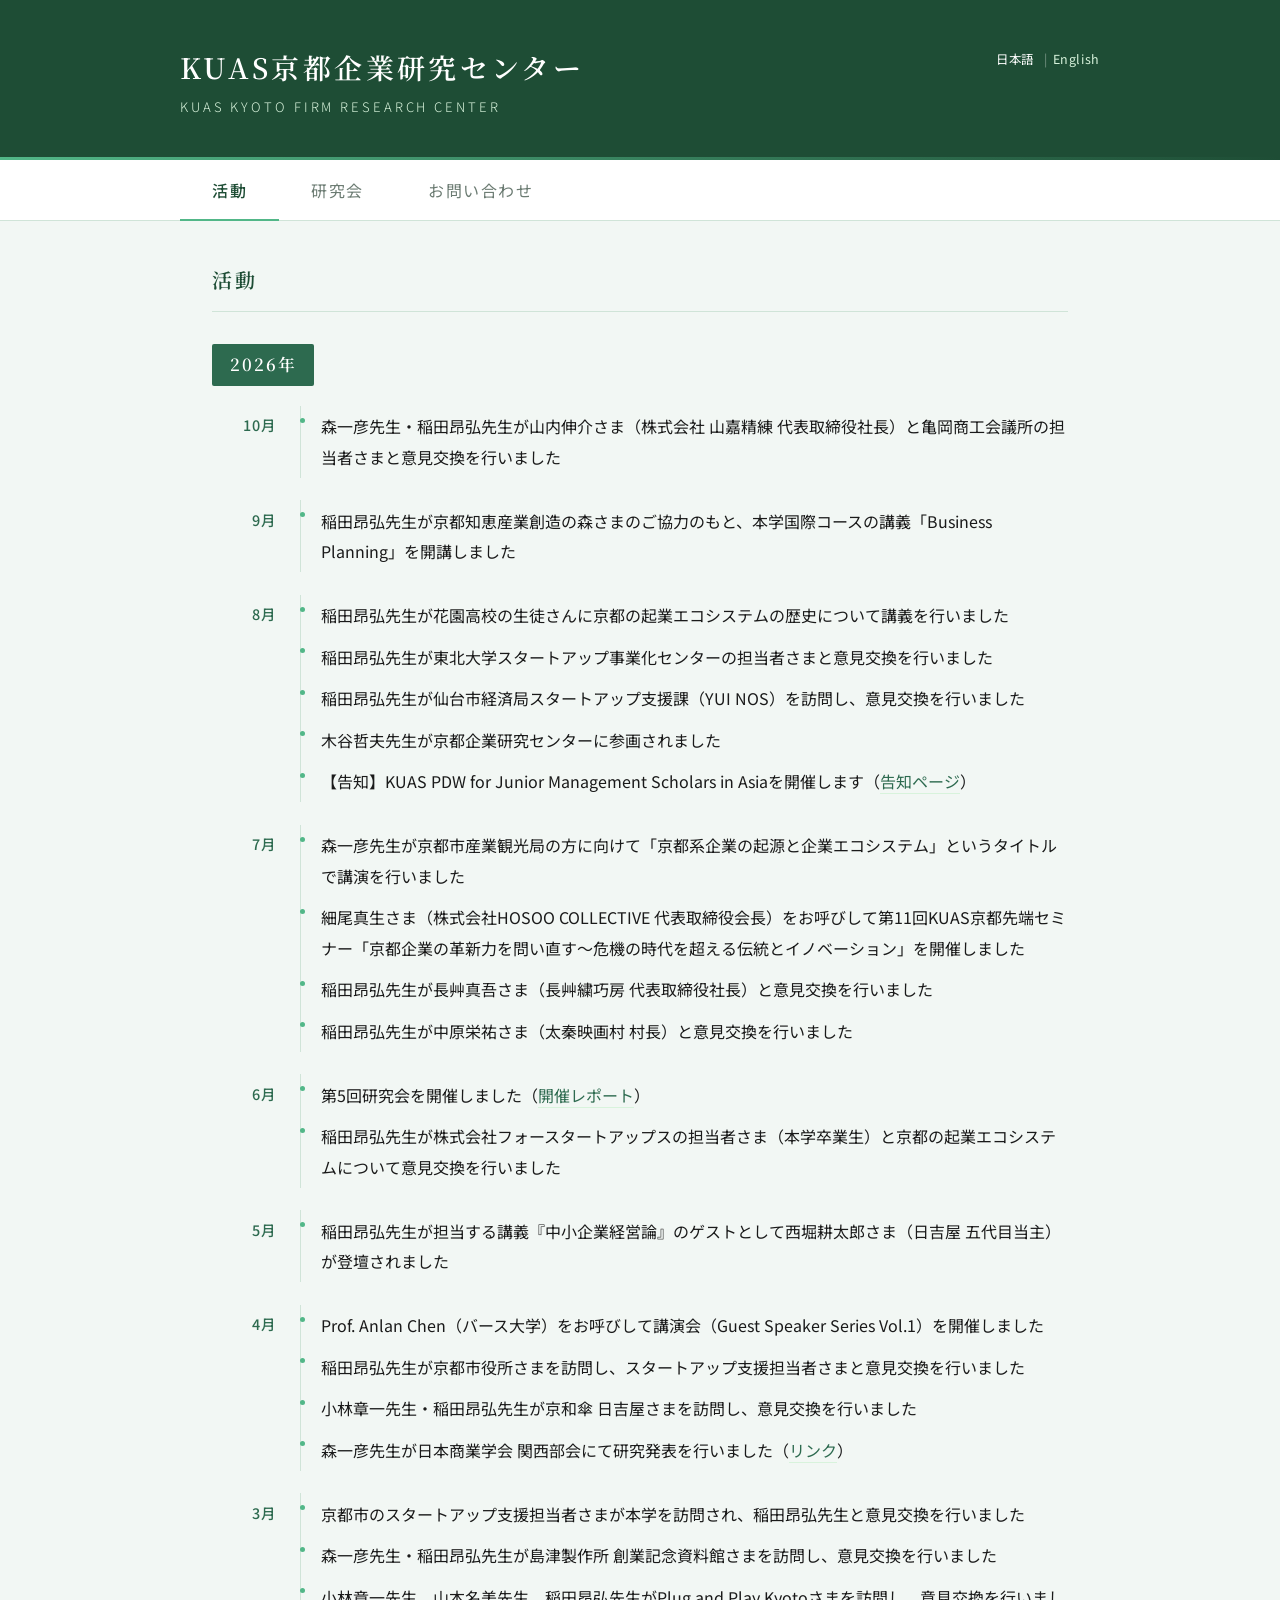
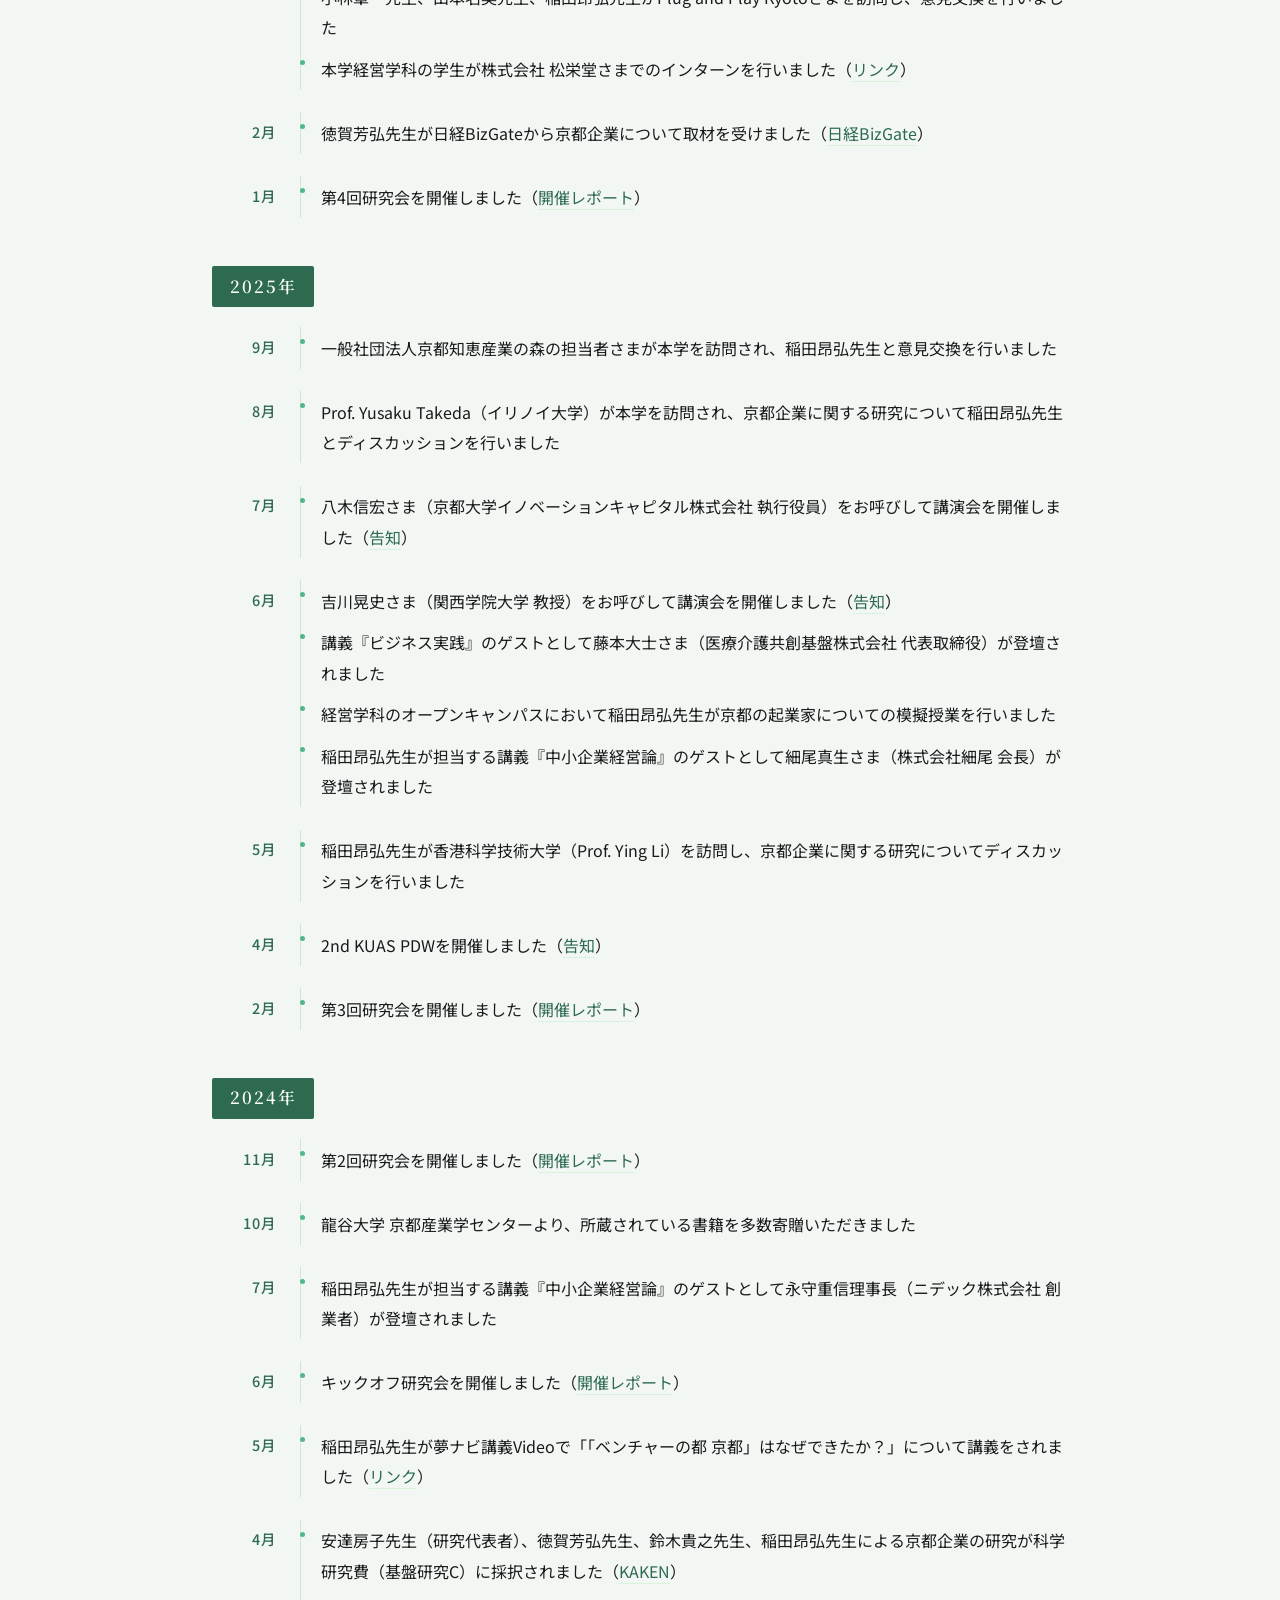
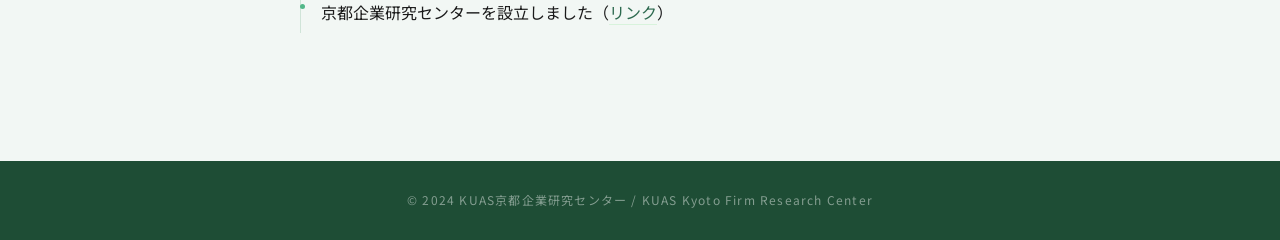
<file: index.html>
<!DOCTYPE html>
<html lang="ja">
<head>
  <meta charset="UTF-8">
  <meta name="viewport" content="width=device-width, initial-scale=1.0">
  <title>KUAS京都企業研究センター</title>
  <link rel="icon" href="data:image/svg+xml,<svg xmlns=%22http://www.w3.org/2000/svg%22 viewBox=%220 0 100 100%22><text y=%22.9em%22 font-size=%2290%22>🏛️</text></svg>">
  <link rel="stylesheet" href="style.css">
</head>
<body>
  <header>
    <div class="header-inner">
      <div class="lang-switch">
        <span class="current">日本語</span><span>|</span><a href="en/">English</a>
      </div>
      <h1>KUAS京都企業研究センター</h1>
      <p class="subtitle">KUAS Kyoto Firm Research Center</p>
    </div>
  </header>

  <nav class="tab-nav">
    <button class="tab-btn active" data-tab="activities">活動</button>
    <button class="tab-btn" data-tab="seminars">研究会</button>
    <button class="tab-btn" data-tab="contact">お問い合わせ</button>
  </nav>

  <main>
    <!-- 活動タブ -->
    <section id="activities" class="tab-content active">
      <h2>活動</h2>

      <div class="year-section">
        <h3>2026年</h3>

        <div class="month-section">
          <h4>10月</h4>
          <ul>
            <li>森一彦先生・稲田昂弘先生が山内伸介さま（株式会社 山嘉精練 代表取締役社長）と亀岡商工会議所の担当者さまと意見交換を行いました</li>
          </ul>
        </div>

        <div class="month-section">
          <h4>9月</h4>
          <ul>
            <li>稲田昂弘先生が京都知恵産業創造の森さまのご協力のもと、本学国際コースの講義「Business Planning」を開講しました</li>
          </ul>
        </div>

        <div class="month-section">
          <h4>8月</h4>
          <ul>
            <li>稲田昂弘先生が花園高校の生徒さんに京都の起業エコシステムの歴史について講義を行いました</li>
            <li>稲田昂弘先生が東北大学スタートアップ事業化センターの担当者さまと意見交換を行いました</li>
            <li>稲田昂弘先生が仙台市経済局スタートアップ支援課（YUI NOS）を訪問し、意見交換を行いました</li>
            <li>木谷哲夫先生が京都企業研究センターに参画されました</li>
            <li>【告知】KUAS PDW for Junior Management Scholars in Asiaを開催します（<a href="https://kuas-pdw.github.io/" target="_blank">告知ページ</a>）</li>
          </ul>
        </div>

        <div class="month-section">
          <h4>7月</h4>
          <ul>
            <li>森一彦先生が京都市産業観光局の方に向けて「京都系企業の起源と企業エコシステム」というタイトルで講演を行いました</li>
            <li>細尾真生さま（株式会社HOSOO COLLECTIVE 代表取締役会長）をお呼びして第11回KUAS京都先端セミナー「京都企業の革新力を問い直す～危機の時代を超える伝統とイノベーション」を開催しました</li>
            <li>稲田昂弘先生が長艸真吾さま（長艸繍巧房 代表取締役社長）と意見交換を行いました</li>
            <li>稲田昂弘先生が中原栄祐さま（太秦映画村 村長）と意見交換を行いました</li>
          </ul>
        </div>

        <div class="month-section">
          <h4>6月</h4>
          <ul>
            <li>第5回研究会を開催しました（<a href="https://www.kuas.ac.jp/news/50795/" target="_blank">開催レポート</a>）</li>
            <li>稲田昂弘先生が株式会社フォースタートアップスの担当者さま（本学卒業生）と京都の起業エコシステムについて意見交換を行いました</li>
          </ul>
        </div>

        <div class="month-section">
          <h4>5月</h4>
          <ul>
            <li>稲田昂弘先生が担当する講義『中小企業経営論』のゲストとして西堀耕太郎さま（日吉屋 五代目当主）が登壇されました</li>
          </ul>
        </div>

        <div class="month-section">
          <h4>4月</h4>
          <ul>
            <li>Prof. Anlan Chen（バース大学）をお呼びして講演会（Guest Speaker Series Vol.1）を開催しました</li>
            <li>稲田昂弘先生が京都市役所さまを訪問し、スタートアップ支援担当者さまと意見交換を行いました</li>
            <li>小林章一先生・稲田昂弘先生が京和傘 日吉屋さまを訪問し、意見交換を行いました</li>
            <li>森一彦先生が日本商業学会 関西部会にて研究発表を行いました（<a href="https://jsmd.jp/section/kansai.html" target="_blank">リンク</a>）</li>
          </ul>
        </div>

        <div class="month-section">
          <h4>3月</h4>
          <ul>
            <li>京都市のスタートアップ支援担当者さまが本学を訪問され、稲田昂弘先生と意見交換を行いました</li>
            <li>森一彦先生・稲田昂弘先生が島津製作所 創業記念資料館さまを訪問し、意見交換を行いました</li>
            <li>小林章一先生、山本名美先生、稲田昂弘先生がPlug and Play Kyotoさまを訪問し、意見交換を行いました</li>
            <li>本学経営学科の学生が株式会社 松栄堂さまでのインターンを行いました（<a href="https://youtu.be/oTCbSDoU9bs?si=-u2gxH-c02mfEevi" target="_blank">リンク</a>）</li>
          </ul>
        </div>

        <div class="month-section">
          <h4>2月</h4>
          <ul>
            <li>徳賀芳弘先生が日経BizGateから京都企業について取材を受けました（<a href="https://bizgate.nikkei.com/article/DGXZQOLM109WI010032026000000" target="_blank">日経BizGate</a>）</li>
          </ul>
        </div>

        <div class="month-section">
          <h4>1月</h4>
          <ul>
            <li>第4回研究会を開催しました（<a href="https://www.kuas.ac.jp/news/42977/" target="_blank">開催レポート</a>）</li>
          </ul>
        </div>
      </div>

      <div class="year-section">
        <h3>2025年</h3>

        <div class="month-section">
          <h4>9月</h4>
          <ul>
            <li>一般社団法人京都知恵産業の森の担当者さまが本学を訪問され、稲田昂弘先生と意見交換を行いました</li>
          </ul>
        </div>

        <div class="month-section">
          <h4>8月</h4>
          <ul>
            <li>Prof. Yusaku Takeda（イリノイ大学）が本学を訪問され、京都企業に関する研究について稲田昂弘先生とディスカッションを行いました</li>
          </ul>
        </div>

        <div class="month-section">
          <h4>7月</h4>
          <ul>
            <li>八木信宏さま（京都大学イノベーションキャピタル株式会社 執行役員）をお呼びして講演会を開催しました（<a href="https://www.kuas.ac.jp/news/33625/" target="_blank">告知</a>）</li>
          </ul>
        </div>

        <div class="month-section">
          <h4>6月</h4>
          <ul>
            <li>吉川晃史さま（関西学院大学 教授）をお呼びして講演会を開催しました（<a href="https://www.kuas.ac.jp/news/33625/" target="_blank">告知</a>）</li>
            <li>講義『ビジネス実践』のゲストとして藤本大士さま（医療介護共創基盤株式会社 代表取締役）が登壇されました</li>
            <li>経営学科のオープンキャンパスにおいて稲田昂弘先生が京都の起業家についての模擬授業を行いました</li>
            <li>稲田昂弘先生が担当する講義『中小企業経営論』のゲストとして細尾真生さま（株式会社細尾 会長）が登壇されました</li>
          </ul>
        </div>

        <div class="month-section">
          <h4>5月</h4>
          <ul>
            <li>稲田昂弘先生が香港科学技術大学（Prof. Ying Li）を訪問し、京都企業に関する研究についてディスカッションを行いました</li>
          </ul>
        </div>

        <div class="month-section">
          <h4>4月</h4>
          <ul>
            <li>2nd KUAS PDWを開催しました（<a href="https://kuas-kyotofirm-rc.notion.site/2nd-KUAS-PDW-on-Management-in-Japan-2025-187ac3c2ed74808081ddcec5944e0c1b" target="_blank">告知</a>）</li>
          </ul>
        </div>

        <div class="month-section">
          <h4>2月</h4>
          <ul>
            <li>第3回研究会を開催しました（<a href="https://www.kuas.ac.jp/news/30843/" target="_blank">開催レポート</a>）</li>
          </ul>
        </div>
      </div>

      <div class="year-section">
        <h3>2024年</h3>

        <div class="month-section">
          <h4>11月</h4>
          <ul>
            <li>第2回研究会を開催しました（<a href="https://www.kuas.ac.jp/news/4101/" target="_blank">開催レポート</a>）</li>
          </ul>
        </div>

        <div class="month-section">
          <h4>10月</h4>
          <ul>
            <li>龍谷大学 京都産業学センターより、所蔵されている書籍を多数寄贈いただきました</li>
          </ul>
        </div>

        <div class="month-section">
          <h4>7月</h4>
          <ul>
            <li>稲田昂弘先生が担当する講義『中小企業経営論』のゲストとして永守重信理事長（ニデック株式会社 創業者）が登壇されました</li>
          </ul>
        </div>

        <div class="month-section">
          <h4>6月</h4>
          <ul>
            <li>キックオフ研究会を開催しました（<a href="https://www.kuas.ac.jp/news/4194/" target="_blank">開催レポート</a>）</li>
          </ul>
        </div>

        <div class="month-section">
          <h4>5月</h4>
          <ul>
            <li>稲田昂弘先生が夢ナビ講義Videoで「「ベンチャーの都 京都」はなぜできたか？」について講義をされました（<a href="https://youtu.be/tiJGLpp17Rk?si=K7jqTAJ7FNs4P_fy" target="_blank">リンク</a>）</li>
          </ul>
        </div>

        <div class="month-section">
          <h4>4月</h4>
          <ul>
            <li>安達房子先生（研究代表者）、徳賀芳弘先生、鈴木貴之先生、稲田昂弘先生による京都企業の研究が科学研究費（基盤研究C）に採択されました（<a href="https://kaken.nii.ac.jp/ja/grant/KAKENHI-PROJECT-24K05070/" target="_blank">KAKEN</a>）</li>
            <li>京都企業研究センターを設立しました（<a href="https://www.kuas.ac.jp/news/24368/" target="_blank">リンク</a>）</li>
          </ul>
        </div>
      </div>
    </section>

    <!-- 研究会タブ -->
    <section id="seminars" class="tab-content">
      <h2>研究会</h2>
      <p class="seminars-intro">京都企業研究センターでは定期的に研究会を開催しています。</p>

      <div id="seminars-list" class="seminars-list">
        <!-- 研究会一覧はseminars/index.jsonから動的に読み込まれます -->
      </div>
    </section>
    <!-- お問い合わせタブ -->
    <section id="contact" class="tab-content">
      <h2>お問い合わせ</h2>
      <p class="seminars-intro">京都企業研究センターに関するお問い合わせは、下記までご連絡ください。</p>
      <p>京都先端科学大学 経営学科 稲田昂弘<br>inada.takahiro [atto] kuas.ac.jp</p>
    </section>
  </main>

  <footer>
    <p>© 2024 KUAS京都企業研究センター / KUAS Kyoto Firm Research Center</p>
  </footer>

  <script src="main.js"></script>
</body>
</html>
</file>
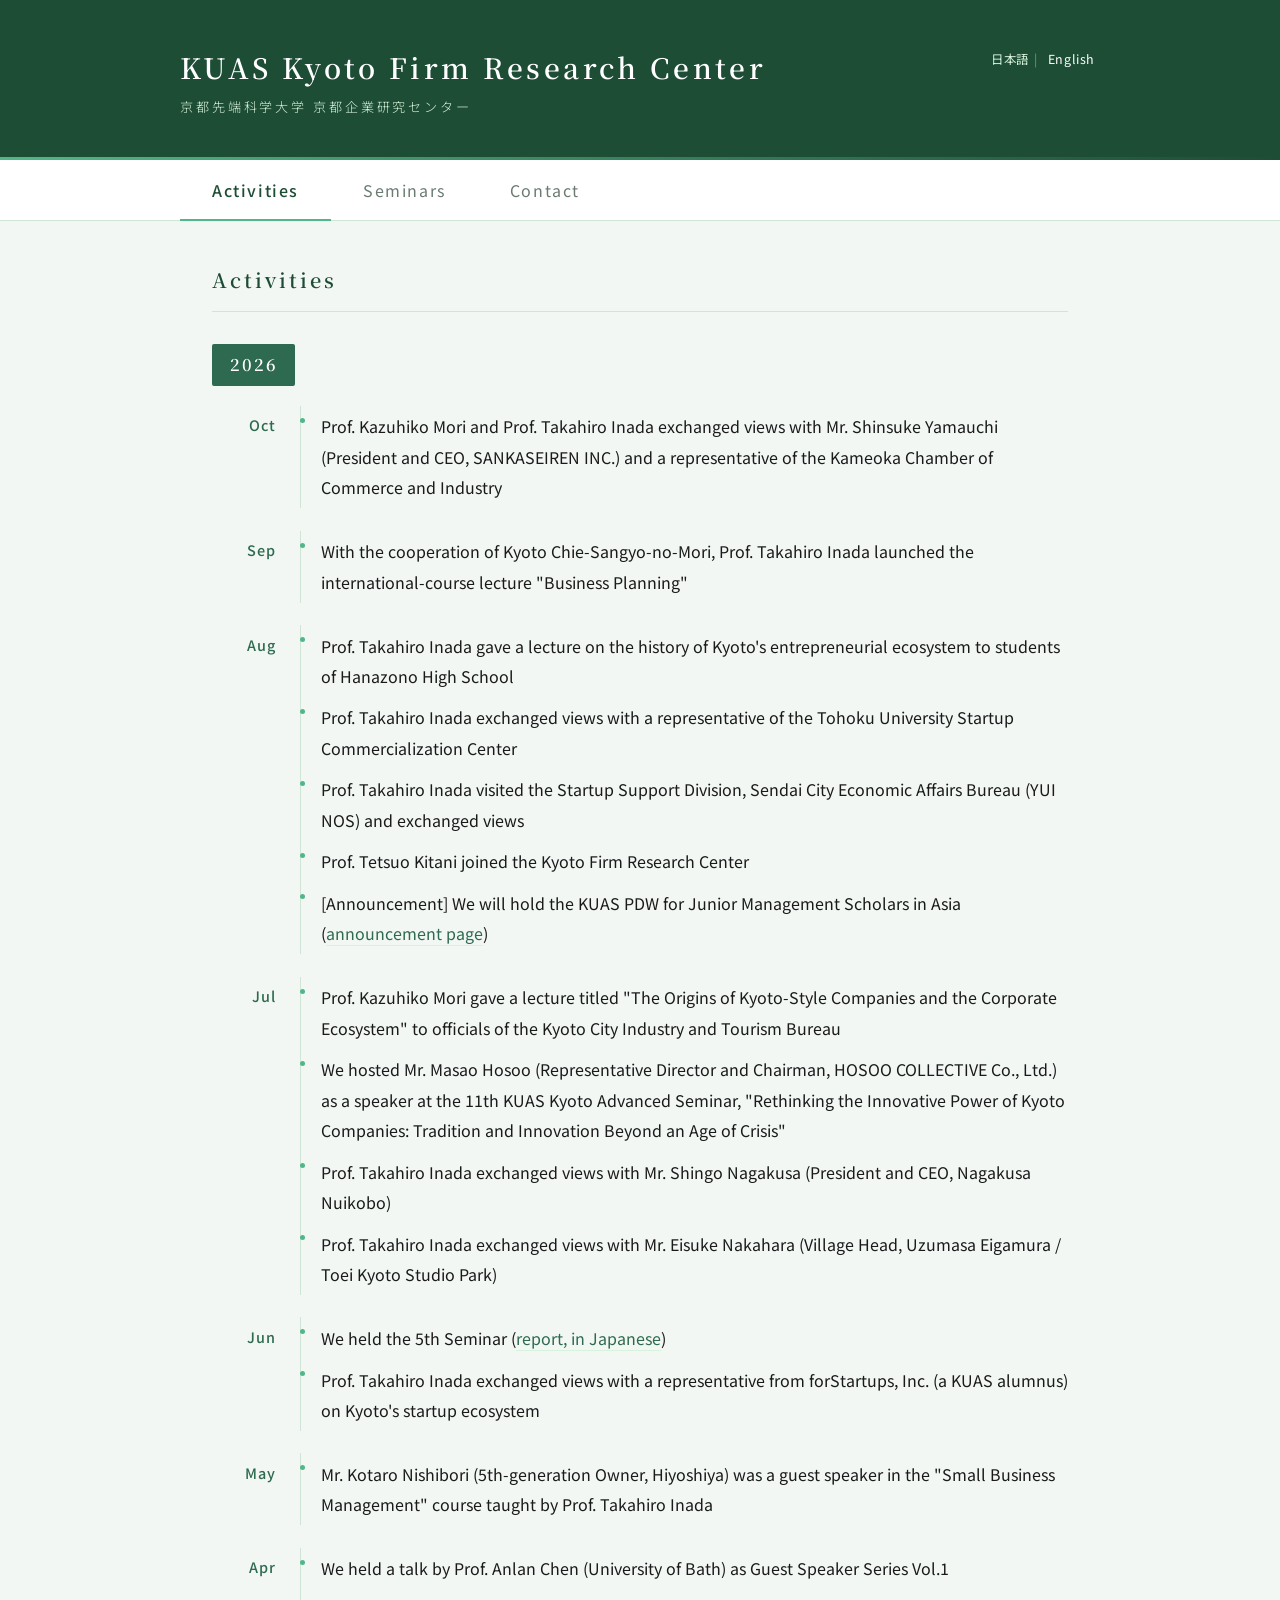
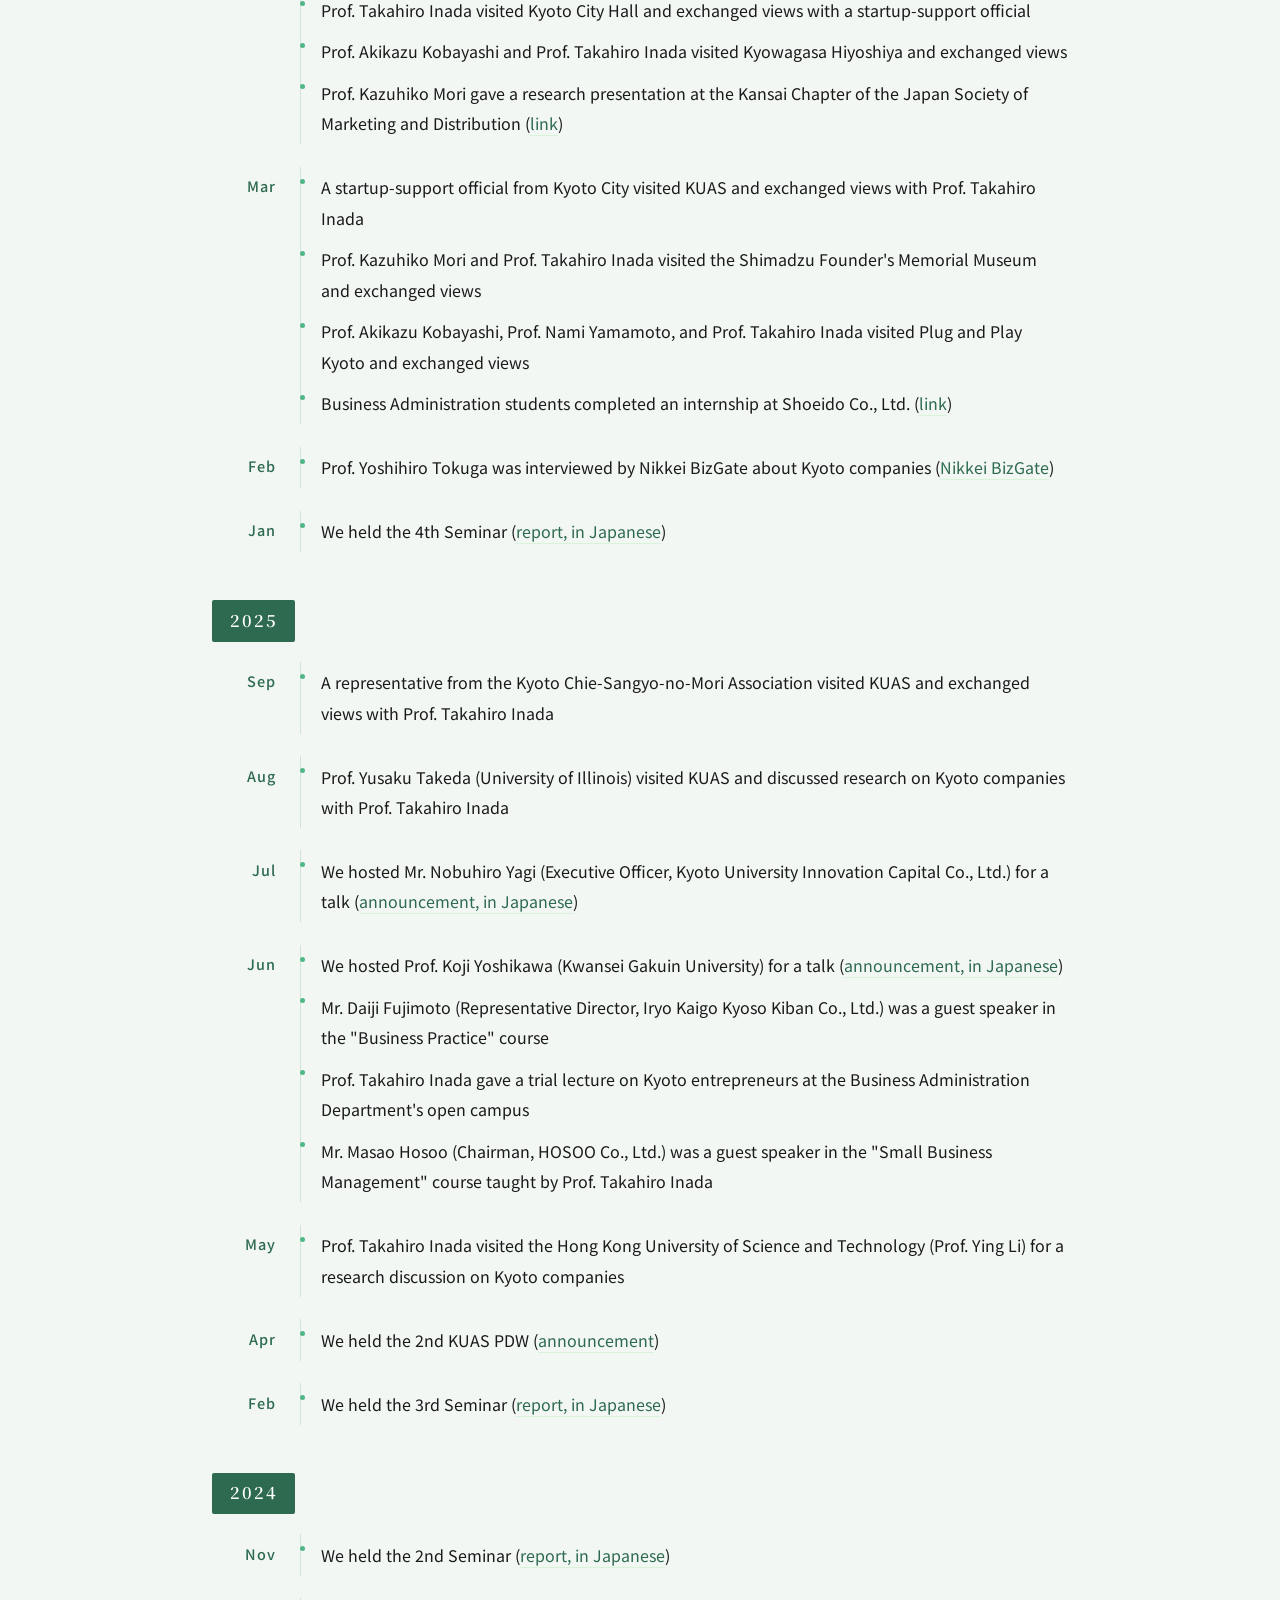
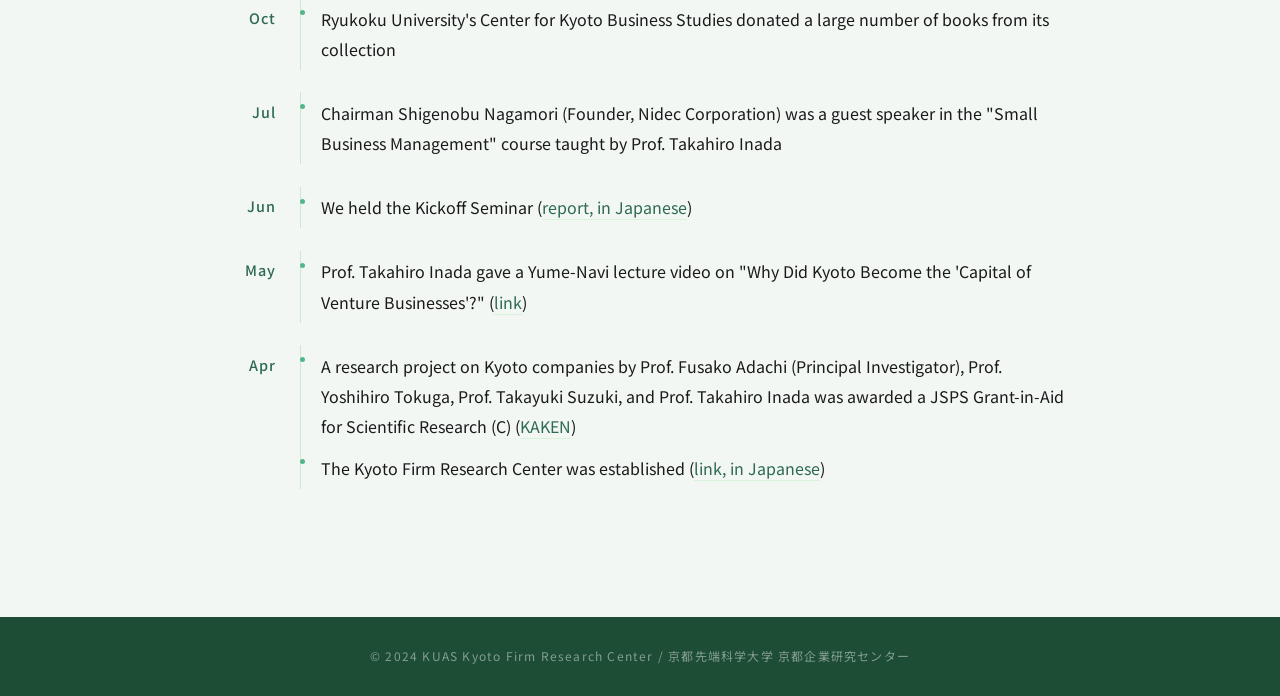
<file: en/index.html>
<!DOCTYPE html>
<html lang="en">
<head>
  <meta charset="UTF-8">
  <meta name="viewport" content="width=device-width, initial-scale=1.0">
  <title>KUAS Kyoto Firm Research Center</title>
  <link rel="icon" href="data:image/svg+xml,<svg xmlns=%22http://www.w3.org/2000/svg%22 viewBox=%220 0 100 100%22><text y=%22.9em%22 font-size=%2290%22>🏛️</text></svg>">
  <link rel="stylesheet" href="../style.css">
</head>
<body>
  <header>
    <div class="header-inner">
      <div class="lang-switch">
        <a href="../">日本語</a><span>|</span><span class="current">English</span>
      </div>
      <h1>KUAS Kyoto Firm Research Center</h1>
      <p class="subtitle">京都先端科学大学 京都企業研究センター</p>
    </div>
  </header>

  <nav class="tab-nav">
    <button class="tab-btn active" data-tab="activities">Activities</button>
    <button class="tab-btn" data-tab="seminars">Seminars</button>
    <button class="tab-btn" data-tab="contact">Contact</button>
  </nav>

  <main>
    <!-- Activities tab -->
    <section id="activities" class="tab-content active">
      <h2>Activities</h2>

      <div class="year-section">
        <h3>2026</h3>

        <div class="month-section">
          <h4>Oct</h4>
          <ul>
            <li>Prof. Kazuhiko Mori and Prof. Takahiro Inada exchanged views with Mr. Shinsuke Yamauchi (President and CEO, SANKASEIREN INC.) and a representative of the Kameoka Chamber of Commerce and Industry</li>
          </ul>
        </div>

        <div class="month-section">
          <h4>Sep</h4>
          <ul>
            <li>With the cooperation of Kyoto Chie-Sangyo-no-Mori, Prof. Takahiro Inada launched the international-course lecture "Business Planning"</li>
          </ul>
        </div>

        <div class="month-section">
          <h4>Aug</h4>
          <ul>
            <li>Prof. Takahiro Inada gave a lecture on the history of Kyoto's entrepreneurial ecosystem to students of Hanazono High School</li>
            <li>Prof. Takahiro Inada exchanged views with a representative of the Tohoku University Startup Commercialization Center</li>
            <li>Prof. Takahiro Inada visited the Startup Support Division, Sendai City Economic Affairs Bureau (YUI NOS) and exchanged views</li>
            <li>Prof. Tetsuo Kitani joined the Kyoto Firm Research Center</li>
            <li>[Announcement] We will hold the KUAS PDW for Junior Management Scholars in Asia (<a href="https://kuas-pdw.github.io/" target="_blank">announcement page</a>)</li>
          </ul>
        </div>

        <div class="month-section">
          <h4>Jul</h4>
          <ul>
            <li>Prof. Kazuhiko Mori gave a lecture titled "The Origins of Kyoto-Style Companies and the Corporate Ecosystem" to officials of the Kyoto City Industry and Tourism Bureau</li>
            <li>We hosted Mr. Masao Hosoo (Representative Director and Chairman, HOSOO COLLECTIVE Co., Ltd.) as a speaker at the 11th KUAS Kyoto Advanced Seminar, "Rethinking the Innovative Power of Kyoto Companies: Tradition and Innovation Beyond an Age of Crisis"</li>
            <li>Prof. Takahiro Inada exchanged views with Mr. Shingo Nagakusa (President and CEO, Nagakusa Nuikobo)</li>
            <li>Prof. Takahiro Inada exchanged views with Mr. Eisuke Nakahara (Village Head, Uzumasa Eigamura / Toei Kyoto Studio Park)</li>
          </ul>
        </div>

        <div class="month-section">
          <h4>Jun</h4>
          <ul>
            <li>We held the 5th Seminar (<a href="https://www.kuas.ac.jp/news/50795/" target="_blank">report, in Japanese</a>)</li>
            <li>Prof. Takahiro Inada exchanged views with a representative from forStartups, Inc. (a KUAS alumnus) on Kyoto's startup ecosystem</li>
          </ul>
        </div>

        <div class="month-section">
          <h4>May</h4>
          <ul>
            <li>Mr. Kotaro Nishibori (5th-generation Owner, Hiyoshiya) was a guest speaker in the "Small Business Management" course taught by Prof. Takahiro Inada</li>
          </ul>
        </div>

        <div class="month-section">
          <h4>Apr</h4>
          <ul>
            <li>We held a talk by Prof. Anlan Chen (University of Bath) as Guest Speaker Series Vol.1</li>
            <li>Prof. Takahiro Inada visited Kyoto City Hall and exchanged views with a startup-support official</li>
            <li>Prof. Akikazu Kobayashi and Prof. Takahiro Inada visited Kyowagasa Hiyoshiya and exchanged views</li>
            <li>Prof. Kazuhiko Mori gave a research presentation at the Kansai Chapter of the Japan Society of Marketing and Distribution (<a href="https://jsmd.jp/section/kansai.html" target="_blank">link</a>)</li>
          </ul>
        </div>

        <div class="month-section">
          <h4>Mar</h4>
          <ul>
            <li>A startup-support official from Kyoto City visited KUAS and exchanged views with Prof. Takahiro Inada</li>
            <li>Prof. Kazuhiko Mori and Prof. Takahiro Inada visited the Shimadzu Founder's Memorial Museum and exchanged views</li>
            <li>Prof. Akikazu Kobayashi, Prof. Nami Yamamoto, and Prof. Takahiro Inada visited Plug and Play Kyoto and exchanged views</li>
            <li>Business Administration students completed an internship at Shoeido Co., Ltd. (<a href="https://youtu.be/oTCbSDoU9bs?si=-u2gxH-c02mfEevi" target="_blank">link</a>)</li>
          </ul>
        </div>

        <div class="month-section">
          <h4>Feb</h4>
          <ul>
            <li>Prof. Yoshihiro Tokuga was interviewed by Nikkei BizGate about Kyoto companies (<a href="https://bizgate.nikkei.com/article/DGXZQOLM109WI010032026000000" target="_blank">Nikkei BizGate</a>)</li>
          </ul>
        </div>

        <div class="month-section">
          <h4>Jan</h4>
          <ul>
            <li>We held the 4th Seminar (<a href="https://www.kuas.ac.jp/news/42977/" target="_blank">report, in Japanese</a>)</li>
          </ul>
        </div>
      </div>

      <div class="year-section">
        <h3>2025</h3>

        <div class="month-section">
          <h4>Sep</h4>
          <ul>
            <li>A representative from the Kyoto Chie-Sangyo-no-Mori Association visited KUAS and exchanged views with Prof. Takahiro Inada</li>
          </ul>
        </div>

        <div class="month-section">
          <h4>Aug</h4>
          <ul>
            <li>Prof. Yusaku Takeda (University of Illinois) visited KUAS and discussed research on Kyoto companies with Prof. Takahiro Inada</li>
          </ul>
        </div>

        <div class="month-section">
          <h4>Jul</h4>
          <ul>
            <li>We hosted Mr. Nobuhiro Yagi (Executive Officer, Kyoto University Innovation Capital Co., Ltd.) for a talk (<a href="https://www.kuas.ac.jp/news/33625/" target="_blank">announcement, in Japanese</a>)</li>
          </ul>
        </div>

        <div class="month-section">
          <h4>Jun</h4>
          <ul>
            <li>We hosted Prof. Koji Yoshikawa (Kwansei Gakuin University) for a talk (<a href="https://www.kuas.ac.jp/news/33625/" target="_blank">announcement, in Japanese</a>)</li>
            <li>Mr. Daiji Fujimoto (Representative Director, Iryo Kaigo Kyoso Kiban Co., Ltd.) was a guest speaker in the "Business Practice" course</li>
            <li>Prof. Takahiro Inada gave a trial lecture on Kyoto entrepreneurs at the Business Administration Department's open campus</li>
            <li>Mr. Masao Hosoo (Chairman, HOSOO Co., Ltd.) was a guest speaker in the "Small Business Management" course taught by Prof. Takahiro Inada</li>
          </ul>
        </div>

        <div class="month-section">
          <h4>May</h4>
          <ul>
            <li>Prof. Takahiro Inada visited the Hong Kong University of Science and Technology (Prof. Ying Li) for a research discussion on Kyoto companies</li>
          </ul>
        </div>

        <div class="month-section">
          <h4>Apr</h4>
          <ul>
            <li>We held the 2nd KUAS PDW (<a href="https://kuas-kyotofirm-rc.notion.site/2nd-KUAS-PDW-on-Management-in-Japan-2025-187ac3c2ed74808081ddcec5944e0c1b" target="_blank">announcement</a>)</li>
          </ul>
        </div>

        <div class="month-section">
          <h4>Feb</h4>
          <ul>
            <li>We held the 3rd Seminar (<a href="https://www.kuas.ac.jp/news/30843/" target="_blank">report, in Japanese</a>)</li>
          </ul>
        </div>
      </div>

      <div class="year-section">
        <h3>2024</h3>

        <div class="month-section">
          <h4>Nov</h4>
          <ul>
            <li>We held the 2nd Seminar (<a href="https://www.kuas.ac.jp/news/4101/" target="_blank">report, in Japanese</a>)</li>
          </ul>
        </div>

        <div class="month-section">
          <h4>Oct</h4>
          <ul>
            <li>Ryukoku University's Center for Kyoto Business Studies donated a large number of books from its collection</li>
          </ul>
        </div>

        <div class="month-section">
          <h4>Jul</h4>
          <ul>
            <li>Chairman Shigenobu Nagamori (Founder, Nidec Corporation) was a guest speaker in the "Small Business Management" course taught by Prof. Takahiro Inada</li>
          </ul>
        </div>

        <div class="month-section">
          <h4>Jun</h4>
          <ul>
            <li>We held the Kickoff Seminar (<a href="https://www.kuas.ac.jp/news/4194/" target="_blank">report, in Japanese</a>)</li>
          </ul>
        </div>

        <div class="month-section">
          <h4>May</h4>
          <ul>
            <li>Prof. Takahiro Inada gave a Yume-Navi lecture video on "Why Did Kyoto Become the 'Capital of Venture Businesses'?" (<a href="https://youtu.be/tiJGLpp17Rk?si=K7jqTAJ7FNs4P_fy" target="_blank">link</a>)</li>
          </ul>
        </div>

        <div class="month-section">
          <h4>Apr</h4>
          <ul>
            <li>A research project on Kyoto companies by Prof. Fusako Adachi (Principal Investigator), Prof. Yoshihiro Tokuga, Prof. Takayuki Suzuki, and Prof. Takahiro Inada was awarded a JSPS Grant-in-Aid for Scientific Research (C) (<a href="https://kaken.nii.ac.jp/ja/grant/KAKENHI-PROJECT-24K05070/" target="_blank">KAKEN</a>)</li>
            <li>The Kyoto Firm Research Center was established (<a href="https://www.kuas.ac.jp/news/24368/" target="_blank">link, in Japanese</a>)</li>
          </ul>
        </div>
      </div>
    </section>

    <!-- Seminars tab -->
    <section id="seminars" class="tab-content">
      <h2>Seminars</h2>
      <p class="seminars-intro">The Kyoto Firm Research Center holds seminars on a regular basis. Titles and descriptions below are shown in Japanese; linked pages are in Japanese.</p>

      <div id="seminars-list" class="seminars-list">
        <!-- Seminar list is loaded dynamically from seminars/index.json -->
      </div>
    </section>
    <!-- Contact tab -->
    <section id="contact" class="tab-content">
      <h2>Contact</h2>
      <p class="seminars-intro">For inquiries about the Kyoto Firm Research Center, please contact:</p>
      <p>Prof. Takahiro Inada, Department of Business Administration, Kyoto University of Advanced Science<br>inada.takahiro [atto] kuas.ac.jp</p>
    </section>
  </main>

  <footer>
    <p>© 2024 KUAS Kyoto Firm Research Center / 京都先端科学大学 京都企業研究センター</p>
  </footer>

  <script src="main.js"></script>
</body>
</html>
</file>
<file: style.css>
@import url('https://fonts.googleapis.com/css2?family=Noto+Serif+JP:wght@400;600&family=Noto+Sans+JP:wght@300;400;500&display=swap');

:root {
  --green-deep:   #1e4d35;
  --green-mid:    #2d6a4f;
  --green-light:  #52b788;
  --green-pale:   #d8f3dc;
  --green-bg:     #f2f7f4;
  --text-primary: #1a1a1a;
  --text-muted:   #6b7b72;
  --border:       #d0e4d8;
  --white:        #ffffff;
}

* {
  box-sizing: border-box;
  margin: 0;
  padding: 0;
}

body {
  font-family: "Noto Sans JP", "Hiragino Kaku Gothic ProN", sans-serif;
  font-weight: 400;
  background: var(--green-bg);
  color: var(--text-primary);
  line-height: 1.9;
  -webkit-font-smoothing: antialiased;
}

/* ── Header ── */
header {
  background: var(--green-deep);
  color: var(--white);
  padding: 3rem 2rem 2.5rem;
  position: relative;
  overflow: hidden;
}

header::after {
  content: '';
  position: absolute;
  bottom: 0; left: 0; right: 0;
  height: 3px;
  background: linear-gradient(90deg, var(--green-light), transparent);
}

.header-inner {
  max-width: 920px;
  margin: 0 auto;
  position: relative;
}

.lang-switch {
  position: absolute;
  top: 0;
  right: 0;
  font-size: 0.78rem;
  letter-spacing: 0.05em;
}

.lang-switch a {
  color: var(--green-pale);
  text-decoration: none;
  border-bottom: 1px solid transparent;
}

.lang-switch a:hover {
  color: var(--white);
  border-bottom-color: var(--white);
}

.lang-switch span {
  color: rgba(255,255,255,0.4);
  margin: 0 0.4em;
}

.lang-switch .current {
  color: var(--white);
}

header h1 {
  font-family: "Noto Serif JP", serif;
  font-size: 1.75rem;
  font-weight: 600;
  letter-spacing: 0.12em;
  line-height: 1.4;
}

.subtitle {
  font-size: 0.82rem;
  font-weight: 300;
  letter-spacing: 0.22em;
  color: var(--green-pale);
  margin-top: 0.5rem;
  text-transform: uppercase;
}

/* ── Tab Nav ── */
.tab-nav {
  background: var(--white);
  border-bottom: 1px solid var(--border);
  display: flex;
  padding: 0 calc((100% - 920px) / 2);
}

.tab-btn {
  background: none;
  border: none;
  padding: 1.1rem 2rem;
  font-size: 1rem;
  font-family: "Noto Sans JP", sans-serif;
  font-weight: 400;
  letter-spacing: 0.1em;
  cursor: pointer;
  color: var(--text-muted);
  border-bottom: 2px solid transparent;
  margin-bottom: -1px;
  transition: color 0.2s, border-color 0.2s;
}

.tab-btn:hover {
  color: var(--green-mid);
}

.tab-btn.active {
  color: var(--green-deep);
  border-bottom-color: var(--green-light);
  font-weight: 500;
}

/* ── Main ── */
main {
  max-width: 920px;
  margin: 0 auto;
  padding: 2.5rem 2rem 5rem;
}

.tab-content {
  display: none;
}

.tab-content.active {
  display: block;
}

.tab-content > h2 {
  font-family: "Noto Serif JP", serif;
  font-size: 1.25rem;
  font-weight: 600;
  color: var(--green-deep);
  letter-spacing: 0.15em;
  margin-bottom: 2rem;
  padding-bottom: 0.75rem;
  border-bottom: 1px solid var(--border);
}

/* ── Year / Month ── */
.year-section {
  margin-bottom: 3rem;
}

.year-section > h3 {
  font-family: "Noto Serif JP", serif;
  font-size: 1.05rem;
  font-weight: 600;
  color: var(--white);
  background: var(--green-mid);
  display: inline-block;
  padding: 0.3rem 1.1rem;
  border-radius: 2px;
  letter-spacing: 0.12em;
  margin-bottom: 1.25rem;
}

.month-section {
  display: grid;
  grid-template-columns: 4rem 1fr;
  gap: 0 1.5rem;
  margin-bottom: 1.4rem;
  align-items: start;
}

.month-section > h4 {
  font-size: 0.9rem;
  font-weight: 500;
  color: var(--green-mid);
  letter-spacing: 0.08em;
  padding-top: 0.35rem;
  text-align: right;
  white-space: nowrap;
}

.month-section > ul {
  list-style: none;
  border-left: 1px solid var(--border);
  padding-left: 1.25rem;
}

.month-section ul li {
  font-size: 1rem;
  font-weight: 400;
  padding: 0.35rem 0;
  color: var(--text-primary);
  position: relative;
}

.month-section ul li::before {
  content: '';
  position: absolute;
  left: -1.32rem;
  top: 0.75rem;
  width: 5px;
  height: 5px;
  border-radius: 50%;
  background: var(--green-light);
}

.month-section ul li a {
  color: var(--green-mid);
  text-decoration: none;
  border-bottom: 1px solid var(--green-pale);
  transition: border-color 0.15s, color 0.15s;
}

.month-section ul li a:hover {
  color: var(--green-deep);
  border-bottom-color: var(--green-light);
}

/* ── Seminars ── */
.seminars-intro {
  font-size: 1rem;
  color: var(--text-muted);
  margin-bottom: 2rem;
}

.seminars-list {
  display: grid;
  gap: 1px;
  background: var(--border);
  border: 1px solid var(--border);
  border-radius: 6px;
  overflow: hidden;
}

.seminar-card {
  background: var(--white);
  padding: 1.5rem 1.75rem;
  transition: background 0.15s;
}

.seminar-card:hover {
  background: #f8fbf9;
}

.seminar-card h3 {
  font-family: "Noto Serif JP", serif;
  font-size: 1.1rem;
  font-weight: 600;
  color: var(--green-deep);
  margin-bottom: 0.35rem;
  letter-spacing: 0.05em;
}

.seminar-card .seminar-meta {
  font-size: 0.9rem;
  color: var(--text-muted);
  letter-spacing: 0.05em;
  margin-bottom: 0.6rem;
}

.seminar-card p {
  font-size: 0.98rem;
  color: var(--text-primary);
  margin-bottom: 0.75rem;
  line-height: 1.8;
}

.seminar-card .seminar-links {
  display: flex;
  gap: 1.5rem;
}

.seminar-card .seminar-links a {
  font-size: 0.93rem;
  color: var(--green-mid);
  text-decoration: none;
  border-bottom: 1px solid var(--green-pale);
  letter-spacing: 0.03em;
  transition: border-color 0.15s, color 0.15s;
}

.seminar-card .seminar-links a:hover {
  color: var(--green-deep);
  border-bottom-color: var(--green-light);
}

/* ── Footer ── */
footer {
  background: var(--green-deep);
  color: rgba(255,255,255,0.45);
  text-align: center;
  padding: 1.75rem;
  font-size: 0.75rem;
  letter-spacing: 0.1em;
}

/* ── Responsive ── */
@media (max-width: 640px) {
  header { padding: 2rem 1.25rem 1.75rem; }
  header h1 { font-size: 1.3rem; }
  .lang-switch { position: static; display: block; margin-top: 0.75rem; }
  .tab-nav { padding: 0 0.5rem; }
  .tab-btn { padding: 1rem 1.25rem; font-size: 0.85rem; }
  main { padding: 2rem 1.25rem 4rem; }

  .month-section {
    grid-template-columns: 2.5rem 1fr;
    gap: 0 1rem;
  }
}
</file>
